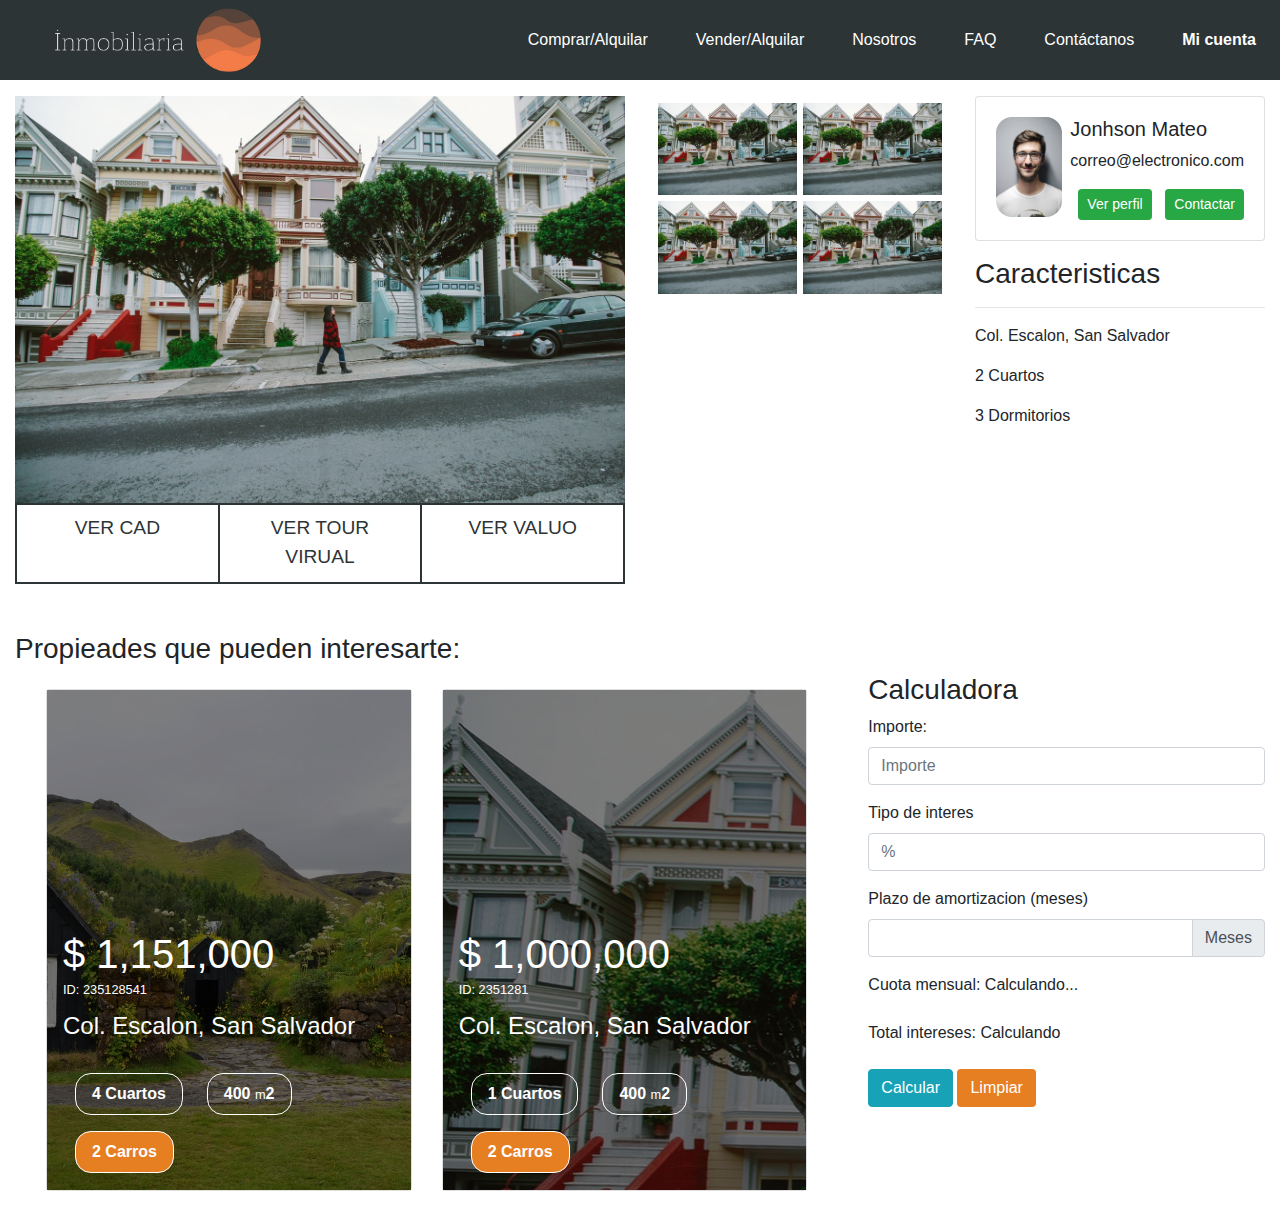
<file: addvertisement.html>
<!DOCTYPE html>
<html lang="en">

<head>
    <meta charset="UTF-8">
    <meta name="viewport" content="width=device-width, initial-scale=1.0">
    <meta http-equiv="X-UA-Compatible" content="ie=edge">
    <!--CSS REQUIRED-->
    <link rel="stylesheet" href="https://use.fontawesome.com/releases/v5.7.2/css/all.css"
        integrity="sha384-fnmOCqbTlWIlj8LyTjo7mOUStjsKC4pOpQbqyi7RrhN7udi9RwhKkMHpvLbHG9Sr" crossorigin="anonymous">
    <link rel="stylesheet" href="assets/css/bootstrap.css">
    <link rel="stylesheet" href="assets/css/bootstrap-grid.css">
    <link rel="stylesheet" href="assets/css/bootstrap.css">
    <link rel="stylesheet" href="assets/css/style.css">
    <link rel="stylesheet" href="assets/css/slick.css">
    <link rel="stylesheet" href="assets/css/slick-theme.css">
    <title>Home</title>
</head>

<body>
    <header>
        <nav class="general-nav">
            <div class="brand">
                <img src="assets/img/brand.png">
            </div>
            <ul>
                <li>
                    <a href="#" class="link-nav">Comprar/Alquilar</a>
                </li>
                <li>
                    <a href="#" class="link-nav">Vender/Alquilar</a>
                </li>
                <li>
                    <a href="#" class="link-nav">Nosotros</a>
                </li>
                <li>
                    <a href="#" class="link-nav">FAQ</a>
                </li>
                <li>
                    <a href="#" class="link-nav">Contáctanos</a>
                </li>
                <li>
                    <a href="#" class="link-nav link-nav-strong">Mi cuenta</a>
                </li>
            </ul>
        </nav>
    </header>
    <section id="main-container" class="mt-3">
        <div class="container-fluid">
            <div class="row">
                <div class="col-md-6">
                    <div class="principal-img">
                        <img class="img-fluid" src="  assets/img/house2.jpg">
                        <div class="fav-container">
                            <i class="fas fa-heart"></i>
                        </div>
                        <div class="sale-options">
                            <div class="sale-option">VER CAD </div>
                            <div class="sale-option">VER TOUR VIRUAL</div>
                            <div class="sale-option">VER VALUO</div>
                        </div>
                    </div>
                </div>
                <div class="col-md-3">
                    <div class="secondary-picks">
                        <div>
                            <img class="img-fluid" src="  assets/img/house2.jpg">
                            <img class="img-fluid" src="  assets/img/house2.jpg">

                        </div>
                        <div>
                            <img class="img-fluid" src="  assets/img/house2.jpg">
                            <img class="img-fluid" src="  assets/img/house2.jpg">
                        </div>
                    </div>
                </div>
                <div class="col-md-3">
                    <div class="card">
                        <div class="card-body">
                            <div class="profile-vendor">
                                <div>
                                    <img class="img-fluid" src="assets/img/avatar1.jpg" alt="">
                                </div>
                                <div>
                                    <h5>
                                        Jonhson Mateo
                                    </h5>
                                    <p>
                                        correo@electronico.com
                                    </p>
                                    <div class="d-flex justify-content-between ">
                                        <button class="btn btn-sm btn-success">Ver perfil</button>
                                        <button class="btn btn-sm btn-success">Contactar</button>
                                    </div>
                                </div>
                            </div>
                        </div>
                    </div>
                    <div class="sale-specifications mt-3">
                        <h3>Caracteristicas</h3>
                        <hr>
                        <p>
                            <i class="fas fa-map-marker-alt "></i> Col. Escalon, San Salvador
                        </p>
                        <p>
                            <i class="far fa-clone"></i> 2 Cuartos
                        </p>
                        <p>
                            <i class="fas fa-bed"></i> 3 Dormitorios
                        </p>
                    </div>
                </div>
            </div>
            <div class="row mt-5">
                <div class="col-12">
                    <h3>
                        Propieades que pueden interesarte:
                    </h3>
                </div>
                <div class="col-md-8">
                    <div class="row m-3">
                        <div class="col-md-6">
                            <div class="result-container">
                                <div class="card">
                                    <div class="result-cover">
                                        <div class="header-container result-information">
                                            <h1>$ 1,151,000</h1>
                                            <small>ID: 235128541</small>
                                            <h4>
                                                <i class="fas fa-map-marker-alt "></i> Col. Escalon, San Salvador
                                            </h4>
                                            <div class="result-similar-container mt-3">
                                                <div class="result-similar">
                                                    <b>4 Cuartos</b>
                                                </div>
                                                <div class="result-similar">
                                                    <b>400 <small>m</small>2</b>
                                                </div>
                                                <div class="result-similar match">
                                                    <b>2 Carros</b>
                                                </div>
                                            </div>
                                        </div>
                                    </div>
                                </div>
                            </div>
                        </div>
                        <div class="col-md-6">
                            <div class="result-container">
                                <div class="card">
                                    <div class="result-cover" style="background: url(assets/img/house2.jpg);">
                                        <div class="header-container result-information">
                                            <h1>$ 1,000,000</h1>
                                            <small>ID: 2351281</small>
                                            <h4>
                                                <i class="fas fa-map-marker-alt "></i> Col. Escalon, San Salvador
                                            </h4>
                                            <div class="result-similar-container mt-3">
                                                <div class="result-similar">
                                                    <b>1 Cuartos</b>
                                                </div>
                                                <div class="result-similar">
                                                    <b>400 <small>m</small>2</b>
                                                </div>
                                                <div class="result-similar match">
                                                    <b>2 Carros</b>
                                                </div>
                                            </div>
                                        </div>
                                    </div>
                                </div>
                            </div>
                        </div>
                    </div>
                </div>
                <div class="col-md-4">
                    <h3>Calculadora</h3>
                    <form action="">
                        <div class="form-group">
                            <label for="">Importe:</label>
                            <input type="text" class="form-control" placeholder="Importe">
                        </div>
                        <div class="form-group">
                            <label for="">Tipo de interes</label>
                            <input type="text" class="form-control" placeholder="%">
                        </div>
                        <div class="form-group">
                            <label for="">Plazo de amortizacion (meses)</label>
                            <div class="input-group">
                                <input type="text" class="form-control" aria-label="Amount (to the nearest dollar)">
                                <div class="input-group-append">
                                    <span class="input-group-text">Meses</span>
                                </div>
                            </div>
                        </div>
                        <div class="form-group">
                            <label for="">Cuota mensual: Calculando...</label>
                        </div>
                        <div class="form-group">
                            <label for="">Total intereses: Calculando</label>
                        </div>
                        <div class="form-group">
                            <button class="btn btn-info">Calcular</button>
                            <button class="btn btn-accent">Limpiar</button>
                        </div>
                    </form>
                </div>
            </div>
        </div>
    </section>
</body>
<script src="assets/js/jquery-3.4.1.min.js"></script>
<script src="assets/js/bootstrap.min.js"></script>

</html>
</file>
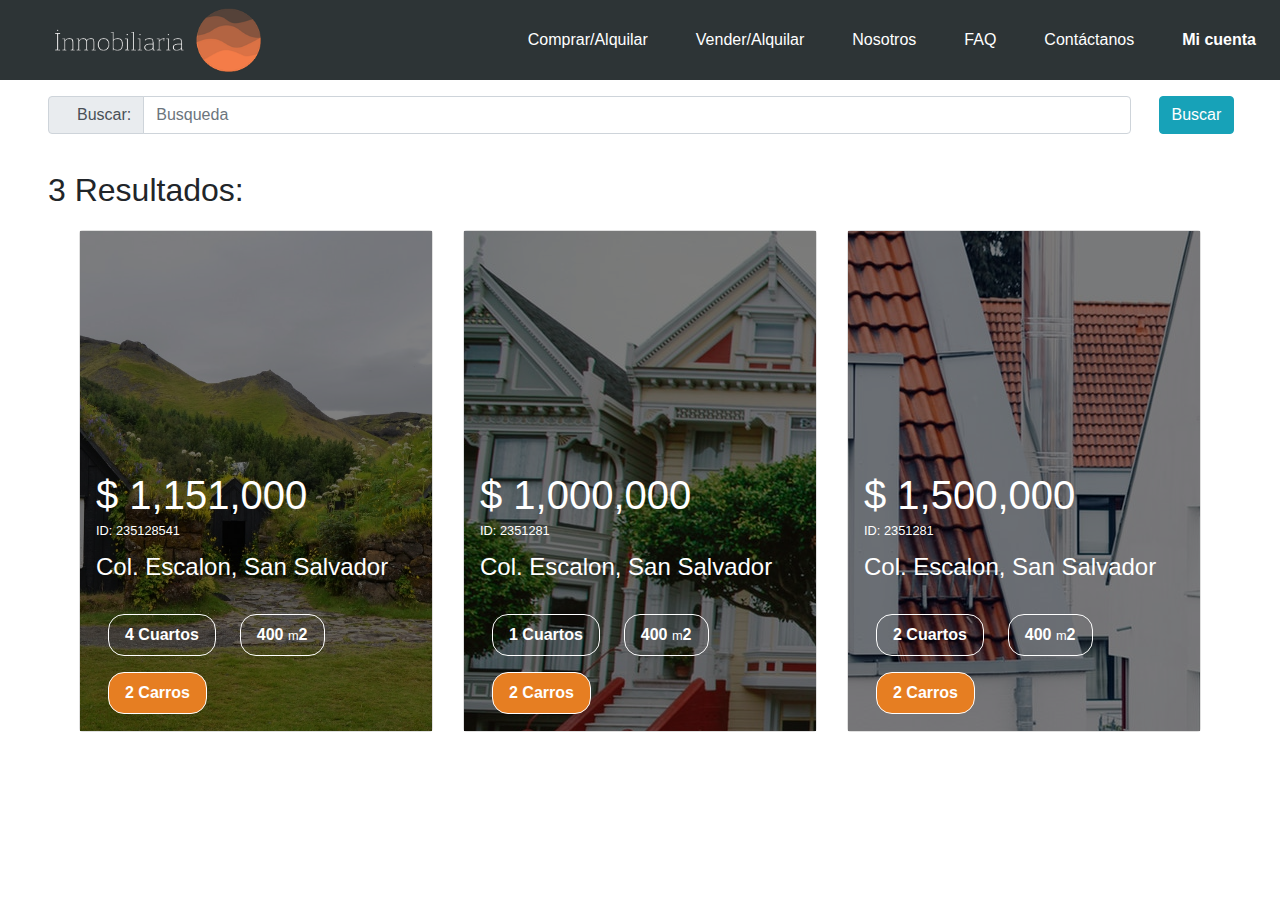
<file: search.html>
<!DOCTYPE html>
<html lang="en">

<head>
    <meta charset="UTF-8">
    <meta name="viewport" content="width=device-width, initial-scale=1.0">
    <meta http-equiv="X-UA-Compatible" content="ie=edge">
    <!--CSS REQUIRED-->
    <link rel="stylesheet" href="https://use.fontawesome.com/releases/v5.7.2/css/all.css"
        integrity="sha384-fnmOCqbTlWIlj8LyTjo7mOUStjsKC4pOpQbqyi7RrhN7udi9RwhKkMHpvLbHG9Sr" crossorigin="anonymous">
    <link rel="stylesheet" href="assets/css/bootstrap.css">
    <link rel="stylesheet" href="assets/css/bootstrap-grid.css">
    <link rel="stylesheet" href="assets/css/bootstrap.css">
    <link rel="stylesheet" href="assets/css/style.css">
    <link rel="stylesheet" href="assets/css/slick.css">
    <link rel="stylesheet" href="assets/css/slick-theme.css">
    <title>Home</title>
</head>

<body>
    <header>
        <nav class="general-nav">
            <div class="brand">
                <img src="assets/img/brand.png">
            </div>
            <ul>
                <li>
                    <a href="#" class="link-nav">Comprar/Alquilar</a>
                </li>
                <li>
                    <a href="#" class="link-nav">Vender/Alquilar</a>
                </li>
                <li>
                    <a href="#" class="link-nav">Nosotros</a>
                </li>
                <li>
                    <a href="#" class="link-nav">FAQ</a>
                </li>
                <li>
                    <a href="#" class="link-nav">Contáctanos</a>
                </li>
                <li>
                    <a href="#" class="link-nav link-nav-strong">Mi cuenta</a>
                </li>
            </ul>
        </nav>
    </header>
    <section id="main-container" class="mt-3">
        <div class="container-fluid pr-5 pl-5">
            <form action="#">
                <div class="row">
                    <div class="col-md-11">
                        <div class="input-group">
                            <div class="input-group-prepend">
                                <span class="input-group-text" id="basic-addon1"><i class="fas fa-search mr-3"></i>
                                    Buscar:</span>
                            </div>
                            <input type="text" class="form-control" placeholder="Busqueda"
                                aria-describedby="basic-addon1">
                        </div>
                    </div>
                    <div class="col-md-1 d-flex justify-content-center">
                        <div class="form-group">
                            <button class="btn btn-info">Buscar</button>
                        </div>
                    </div>
                </div>
            </form>
            <section id="result-section" class="mt-3">
                <div class="result-count-container mb-3">
                    <span>3 Resultados:</span>
                </div>
                <div class="row m-3">
                    <div class="col-md-4">
                        <div class="result-container">
                            <div class="card" style="cursor: pointer" onclick="go()">
                                <div class="result-cover">
                                    <div class="header-container result-information">
                                        <h1>$ 1,151,000</h1>
                                        <small>ID: 235128541</small>
                                        <h4>
                                            <i class="fas fa-map-marker-alt "></i> Col. Escalon, San Salvador
                                        </h4>
                                        <div class="result-similar-container mt-3">
                                            <div class="result-similar">
                                                <b>4 Cuartos</b>
                                            </div>
                                            <div class="result-similar">
                                                <b>400 <small>m</small>2</b>
                                            </div>
                                            <div class="result-similar match">
                                                <b>2 Carros</b>
                                            </div>
                                        </div>
                                    </div>
                                </div>
                            </div>
                        </div>
                    </div>
                    <div class="col-md-4">
                        <div class="result-container">
                            <div class="card">
                                <div class="result-cover" style="background: url(assets/img/house2.jpg);">
                                    <div class="header-container result-information">
                                        <h1>$ 1,000,000</h1>
                                        <small>ID: 2351281</small>
                                        <h4>
                                            <i class="fas fa-map-marker-alt "></i> Col. Escalon, San Salvador
                                        </h4>
                                        <div class="result-similar-container mt-3">
                                            <div class="result-similar">
                                                <b>1 Cuartos</b>
                                            </div>
                                            <div class="result-similar">
                                                <b>400 <small>m</small>2</b>
                                            </div>
                                            <div class="result-similar match">
                                                <b>2 Carros</b>
                                            </div>
                                        </div>
                                    </div>
                                </div>
                            </div>
                        </div>
                    </div>
                    <div class="col-md-4">
                        <div class="result-container">
                            <div class="card">
                                <div class="result-cover" style="background: url(assets/img/house3.jpg);">
                                    <div class="header-container result-information">
                                        <h1>$ 1,500,000</h1>
                                        <small>ID: 2351281</small>
                                        <h4>
                                            <i class="fas fa-map-marker-alt "></i> Col. Escalon, San Salvador
                                        </h4>
                                        <div class="result-similar-container mt-3">
                                            <div class="result-similar">
                                                <b>2 Cuartos</b>
                                            </div>
                                            <div class="result-similar">
                                                <b>400 <small>m</small>2</b>
                                            </div>
                                            <div class="result-similar match">
                                                <b>2 Carros</b>
                                            </div>
                                        </div>
                                    </div>
                                </div>
                            </div>
                        </div>
                    </div>
                </div>
            </section>
        </div>
    </section>
</body>
<script src="assets/js/jquery-3.4.1.min.js"></script>
<script src="assets/js/bootstrap.min.js"></script>
<script>
    function go(){
        window.location.href='addvertisement.html'
    }
</script>
</html>
</file>
<file: assets/css/style.css>
:root {
    --accent-color: #e67e22;
    --info-color: #3498db;
}

#header-cover {
    width: 100%;
    background: url("../img/header-cover.jpg");
    height: 60vh;
    background-size: cover;
    background-position: center;
}

.header-container {
    position: relative;
    display: flex;
    flex-direction: column;
    justify-content: space-between;
    width: 100%;
    height: 100%;
    background: rgba(0, 0, 0, 0.5);
    top: 0;
    left: 0;
}

nav#home-nav ul {
    width: 100%;
    display: flex;
    justify-content: flex-end;
    padding: 0.5em 0em;
}

.link-nav {
    text-decoration: none;
    padding: 1em 1.5em;
    color: #fff;
    transition: 500ms all ease;
}

.link-nav:hover {
    text-decoration: none;
    color: #fff;
    transform: scale(1.1)
}

.link-nav-strong {
    font-weight: bold;
}

nav#home-nav ul li {
    list-style: none;
    border-right: 1px #fff solid;
}
nav#home-nav ul li:last-child {
    border:0;
}
.filter-container {
    display: flex;
    justify-content: center;
}

.filter-container .form-group {
    margin: 1em 0.5em;
}

.brand {
    display: flex;
    justify-content: center;
}
.destacado-slide{
    padding: 1em;
}
.destacado-img{
    position: relative;
}
.destacado-type{
    position: absolute;
    top: 0;
    right: 0;
    padding: 0.5em;
    border-radius: 0 0 0 1em;
    background: #95a5a6;
    color:#fff;
}
.destacado-venta{
    clip-path: polygon(25% 0%, 100% 1%, 100% 100%, 25% 100%, 0% 50%);
    background: var(--accent-color);
    position: absolute;
    bottom: 0;
    right:0;
    padding: 0.5em 1em;
    color:#fff;
}

.is-destacado{
    position: absolute;
    bottom: 0;
    left: 0;
    padding: 0.5em;
    background: #2d3436;
    color:#fff;
}
.destacado-fav{
    position: absolute;
    top: 0;
    left: 0.3em;
    font-size: 1.3em;
}
.general-nav{
    display: flex;
    justify-content: space-between;
    background: #2d3436;
}
.general-nav .brand img{
    width: 70%;
    padding: 0.5em;
}

.general-nav ul{
    display: flex;
    align-items: center;
    justify-content: center;
    margin: 0;
    padding: 0;
}
.general-nav ul li{
    list-style: none;
}
.result-count-container{
    font-size: 2em;
    font-weight: 100;
}
.result-cover{
    height: 500px;
    background: url("../img/house1.jpg");
    background-size: cover;
    background-position: center;
}
.result-information small{
    margin-top: -0.5em;
    margin-bottom: 1em;
}
.result-information{
    justify-content: flex-end;
    padding: 0.6em 1em;
    color: #fff !important;
}
.result-similar-container{
    display: flex;
    flex-wrap: wrap;

}
.result-similar{
    padding: 0.5em 1em;
    border: 1px solid #fff;
    border-radius: 1em;
    background: transparent;
    margin: 0.5em 0.75em;
}
.result-similar.match{
    background: #e67e22;
}
.principal-img{
    position: relative;
}
.fav-container{
    position: absolute;
    top: 0;
    right: 0;
    font-size: 2em;
    color: var(--danger);
    padding: 0.6em;
}
.secondary-picks{
    display: flex;
    flex-wrap: wrap;
    padding: 0;
    margin: 0;
}
.secondary-picks div{
    padding: 0.2em;
    flex: 1;
}
.secondary-picks div img{
    padding: 0.2em 0em;
}
.profile-vendor{
    display: flex;
    flex-direction: row;
    
}
.profile-vendor div:first-child img{
    border-radius: 1em;
    max-height: 100px;
}
.profile-vendor div:last-child{
    margin-left: 0.5em;
}
.sale-options{
    display: flex
}
.sale-option{
    flex:1;
    padding: 0.5em 1em;
    border: 2px solid #2d3436;
    color: #2d3436;
    font-size: 1.2em;
    font-weight: 500;
    cursor: pointer;
    text-align: center;
    transition: 300ms all ease-in;
}
.sale-option:hover{
    background: #2d3436;
    color: #fff;
}
.sale-option:nth-child(2){
    border: 0;
    border-top: 2px solid #2d3436;
    border-bottom: 2px solid #2d3436;
}
/*BUTTONS STYLES*/

.btn-accent {
    background: var(--accent-color);
    color: #fff;
}

.btn-accent:hover {
    color: #fff;
}
/*TEXT COLOR STYLES*/
.text-accent{
    color:var(--accent-color);
}
</file>
